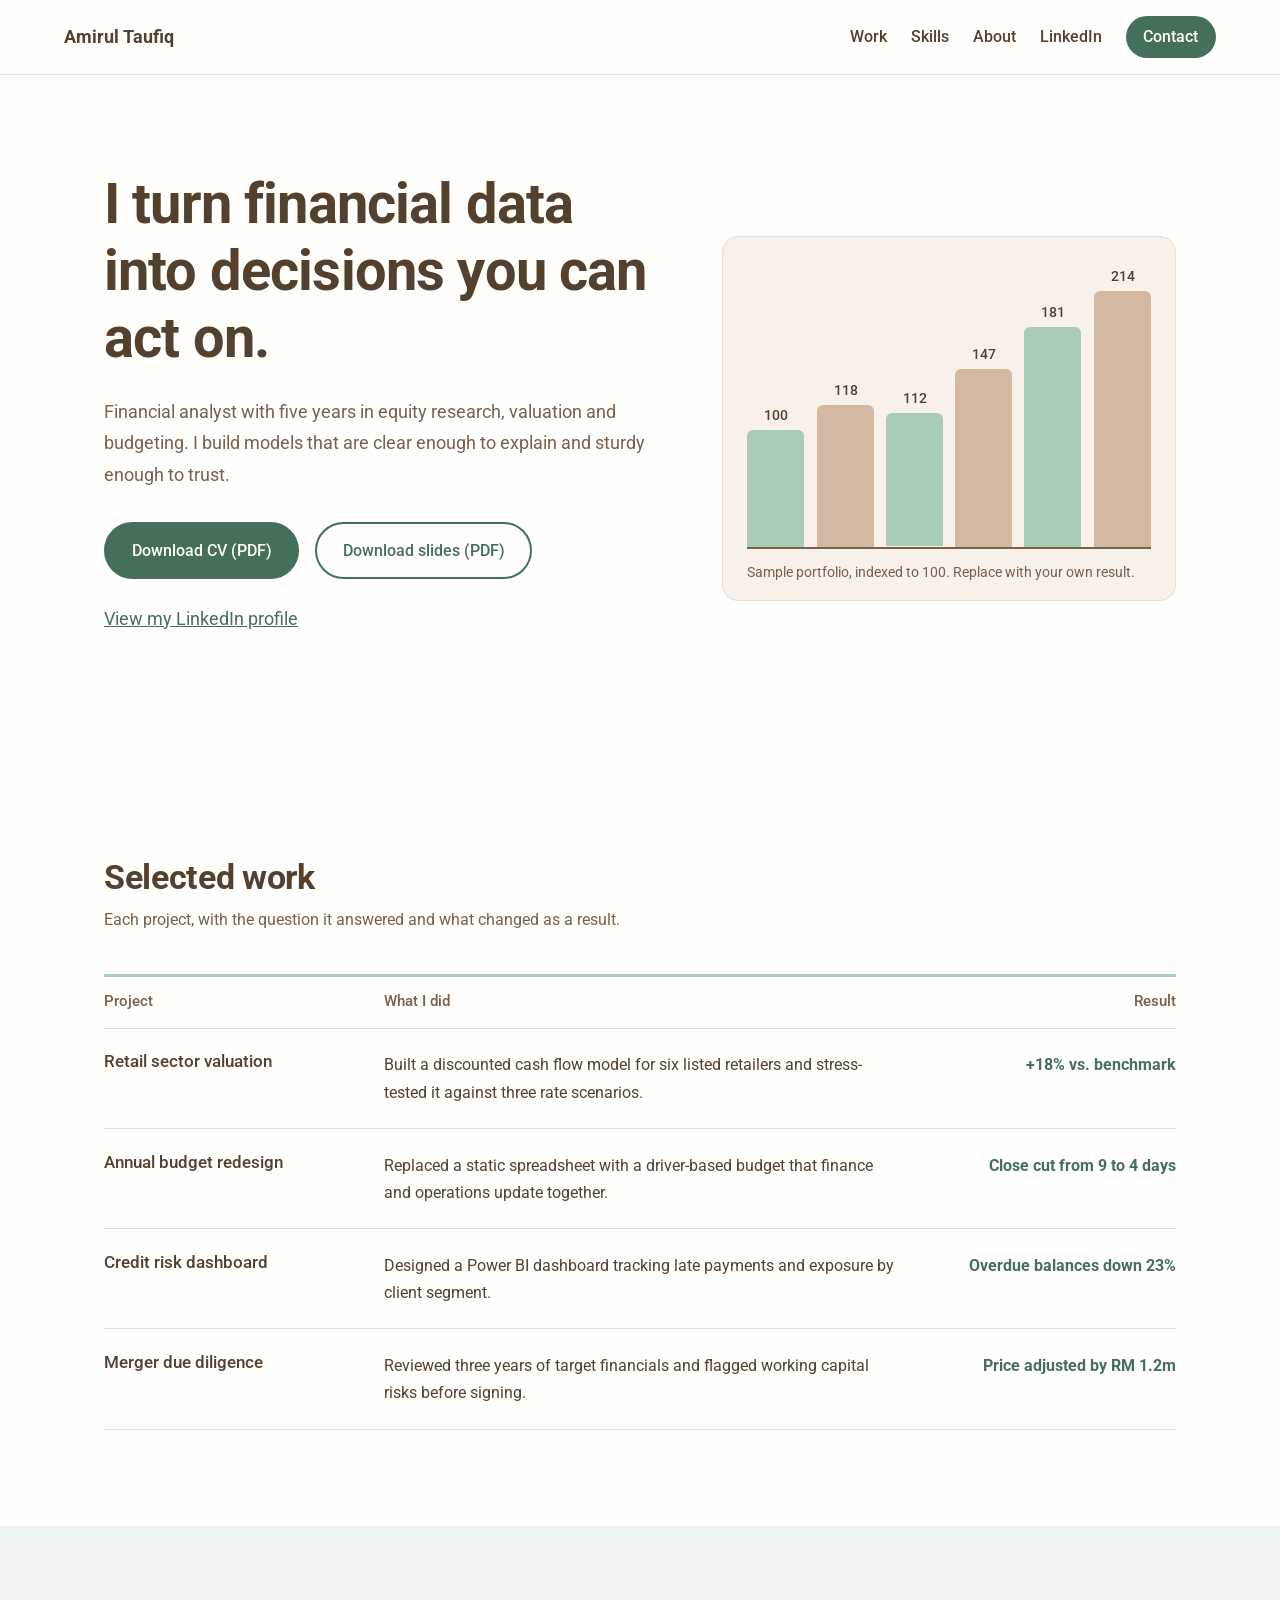
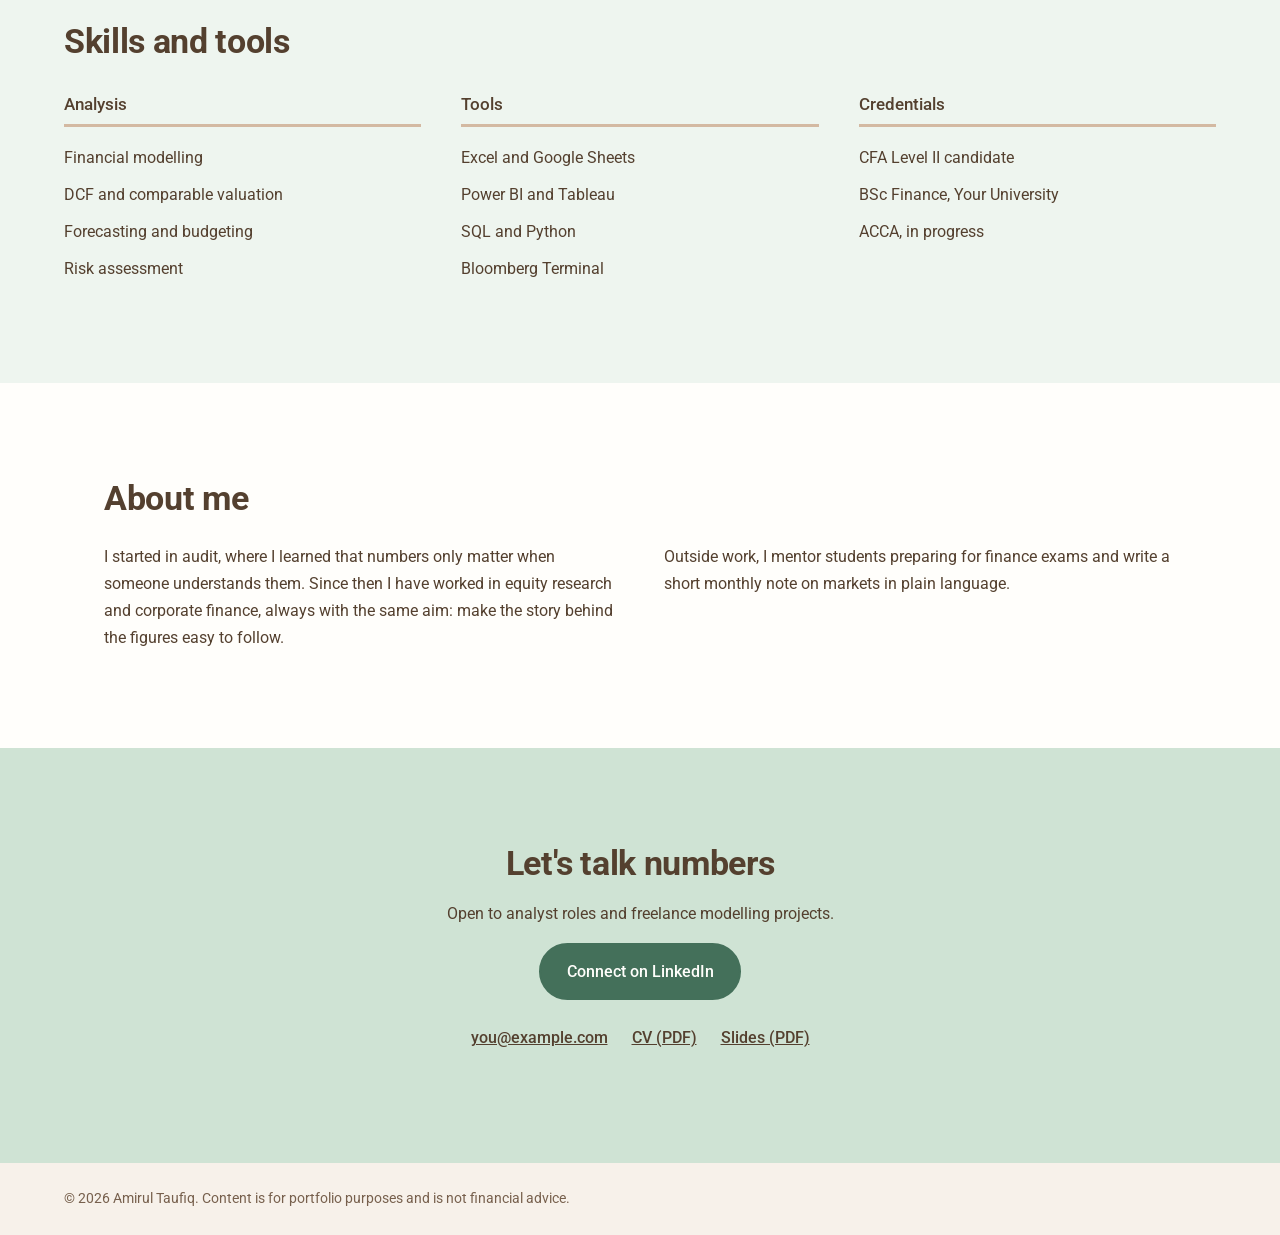
<file: index.html>
<!DOCTYPE html>
<html lang="en">
<head>
  <meta charset="UTF-8">
  <meta name="viewport" content="width=device-width, initial-scale=1">
  <title>Amirul Taufiq | Financial Analyst</title>
  <meta name="description" content="Portfolio of Amirul Taufiq, financial analyst specialising in equity research, valuation and budgeting.">
  <link rel="preconnect" href="https://fonts.googleapis.com">
  <link rel="preconnect" href="https://fonts.gstatic.com" crossorigin>
  <link href="https://fonts.googleapis.com/css2?family=Roboto:wght@400;500;700&display=swap" rel="stylesheet">
  <link rel="stylesheet" href="style.css">
</head>
<body>

<header class="site-header">
  <a class="brand" href="#top">Amirul Taufiq</a>
  <nav aria-label="Main">
    <a href="#work">Work</a>
    <a href="#skills">Skills</a>
    <a href="#about">About</a>
    <a href="https://www.linkedin.com/in/amirultaufiqq/" target="_blank" rel="noopener">LinkedIn</a>
    <a class="btn-small" href="#contact">Contact</a>
  </nav>
</header>

<main id="top">

  <section class="hero">
    <div class="hero-text">
      <h1>I turn financial data into decisions you can act on.</h1>
      <p>Financial analyst with five years in equity research, valuation and budgeting. I build models that are clear enough to explain and sturdy enough to trust.</p>
      <div class="hero-actions">
        <a class="btn" href="cv.pdf" download>Download CV (PDF)</a>
        <a class="btn btn-ghost" href="slides.pdf" download>Download slides (PDF)</a>
      </div>
      <p class="hero-note"><a href="https://www.linkedin.com/in/amirultaufiqq/" target="_blank" rel="noopener">View my LinkedIn profile</a></p>
    </div>

    <figure class="chart" aria-label="Sample chart: portfolio value growing over six years">
      <div class="bars" role="img" aria-label="Bars rising from 100 to 214">
        <span style="--h:42%"><em>100</em></span>
        <span style="--h:51%"><em>118</em></span>
        <span style="--h:48%"><em>112</em></span>
        <span style="--h:64%"><em>147</em></span>
        <span style="--h:79%"><em>181</em></span>
        <span style="--h:92%"><em>214</em></span>
      </div>
      <figcaption>Sample portfolio, indexed to 100. Replace with your own result.</figcaption>
    </figure>
  </section>

  <section id="work" class="section">
    <h2>Selected work</h2>
    <p class="lead">Each project, with the question it answered and what changed as a result.</p>

    <div class="ledger" role="table" aria-label="Selected projects">
      <div class="ledger-row ledger-head" role="row">
        <span role="columnheader">Project</span>
        <span role="columnheader">What I did</span>
        <span role="columnheader">Result</span>
      </div>
      <div class="ledger-row" role="row">
        <h3 role="cell">Retail sector valuation</h3>
        <p role="cell">Built a discounted cash flow model for six listed retailers and stress-tested it against three rate scenarios.</p>
        <p role="cell" class="gain">+18% vs. benchmark</p>
      </div>
      <div class="ledger-row" role="row">
        <h3 role="cell">Annual budget redesign</h3>
        <p role="cell">Replaced a static spreadsheet with a driver-based budget that finance and operations update together.</p>
        <p role="cell" class="gain">Close cut from 9 to 4 days</p>
      </div>
      <div class="ledger-row" role="row">
        <h3 role="cell">Credit risk dashboard</h3>
        <p role="cell">Designed a Power BI dashboard tracking late payments and exposure by client segment.</p>
        <p role="cell" class="gain">Overdue balances down 23%</p>
      </div>
      <div class="ledger-row" role="row">
        <h3 role="cell">Merger due diligence</h3>
        <p role="cell">Reviewed three years of target financials and flagged working capital risks before signing.</p>
        <p role="cell" class="gain">Price adjusted by RM 1.2m</p>
      </div>
    </div>
  </section>

  <section id="skills" class="section band">
    <h2>Skills and tools</h2>
    <div class="skills">
      <div>
        <h3>Analysis</h3>
        <ul><li>Financial modelling</li><li>DCF and comparable valuation</li><li>Forecasting and budgeting</li><li>Risk assessment</li></ul>
      </div>
      <div>
        <h3>Tools</h3>
        <ul><li>Excel and Google Sheets</li><li>Power BI and Tableau</li><li>SQL and Python</li><li>Bloomberg Terminal</li></ul>
      </div>
      <div>
        <h3>Credentials</h3>
        <ul><li>CFA Level II candidate</li><li>BSc Finance, Your University</li><li>ACCA, in progress</li></ul>
      </div>
    </div>
  </section>

  <section id="about" class="section about">
    <h2>About me</h2>
    <div class="about-body">
      <p>I started in audit, where I learned that numbers only matter when someone understands them. Since then I have worked in equity research and corporate finance, always with the same aim: make the story behind the figures easy to follow.</p>
      <p>Outside work, I mentor students preparing for finance exams and write a short monthly note on markets in plain language.</p>
    </div>
  </section>

  <section id="contact" class="section contact">
    <h2>Let's talk numbers</h2>
    <p>Open to analyst roles and freelance modelling projects.</p>
    <a class="btn" href="https://www.linkedin.com/in/amirultaufiqq/" target="_blank" rel="noopener">Connect on LinkedIn</a>
    <p class="links"><a href="mailto:you@example.com">you@example.com</a> <a href="cv.pdf" download>CV (PDF)</a> <a href="slides.pdf" download>Slides (PDF)</a></p>
  </section>

</main>

<footer class="site-footer">
  <p>&copy; 2026 Amirul Taufiq. Content is for portfolio purposes and is not financial advice.</p>
</footer>

</body>
</html>
</file>
<file: style.css>
:root {
  --white: #fffefb;
  --sage: #cfe3d4;
  --sage-soft: #eef5ef;
  --sage-bar: #a8cdb3;
  --sage-deep: #44705a;   /* buttons and links: passes contrast with white text */
  --latte: #e3d3c4;
  --latte-soft: #f7f1ea;
  --latte-bar: #d3b9a2;
  --cocoa: #54402f;       /* main text */
  --cocoa-mid: #77604d;
  --line: #e6ddd3;
  --font: "Roboto", system-ui, -apple-system, "Segoe UI", Arial, sans-serif;
}

*, *::before, *::after { box-sizing: border-box; }
html { scroll-behavior: smooth; }
@media (prefers-reduced-motion: reduce) { html { scroll-behavior: auto; } * { animation: none !important; transition: none !important; } }

body { margin: 0; font-family: var(--font); font-size: 1rem; line-height: 1.7; color: var(--cocoa); background: var(--white); }
h1, h2, h3 { margin: 0; line-height: 1.2; font-weight: 700; }
h1 { font-size: clamp(2.25rem, 5vw, 3.5rem); letter-spacing: -0.015em; }
h2 { font-size: clamp(1.6rem, 3vw, 2.1rem); margin-bottom: 0.5rem; letter-spacing: -0.01em; }
h3 { font-size: 1.05rem; font-weight: 500; }
p { margin: 0 0 1rem; max-width: 64ch; }
a { color: var(--sage-deep); }
:focus-visible { outline: 3px solid var(--sage-deep); outline-offset: 3px; }

.site-header { display: flex; justify-content: space-between; align-items: center; padding: 1rem clamp(1.25rem, 5vw, 4rem); background: var(--white); border-bottom: 1px solid var(--line); position: sticky; top: 0; z-index: 10; }
.brand { font-weight: 700; font-size: 1.15rem; text-decoration: none; color: var(--cocoa); }
nav { display: flex; align-items: center; gap: 1.5rem; }
nav a { text-decoration: none; font-weight: 500; color: var(--cocoa); }
nav a:hover { color: var(--sage-deep); text-decoration: underline; text-underline-offset: 4px; }
nav .btn-small { background: var(--sage-deep); color: var(--white); padding: 0.45rem 1.1rem; border-radius: 999px; }
nav .btn-small:hover { background: var(--cocoa); color: var(--white); text-decoration: none; }

.btn { display: inline-block; padding: 0.8rem 1.6rem; border-radius: 999px; background: var(--sage-deep); color: var(--white); font-weight: 500; text-decoration: none; border: 2px solid var(--sage-deep); transition: background 0.2s, color 0.2s; }
.btn:hover { background: var(--cocoa); border-color: var(--cocoa); }
.btn-ghost { background: transparent; color: var(--sage-deep); }
.btn-ghost:hover { color: var(--white); }

.section { padding: clamp(3.5rem, 8vw, 6rem) clamp(1.25rem, 5vw, 4rem); max-width: 1200px; margin: 0 auto; }
.band { max-width: none; background: var(--sage-soft); }
.band > * { max-width: 1200px; margin-left: auto; margin-right: auto; }
.lead { color: var(--cocoa-mid); margin-bottom: 2.5rem; }

.hero { display: grid; grid-template-columns: 1.1fr 0.9fr; gap: clamp(2rem, 5vw, 4rem); align-items: center; max-width: 1200px; margin: 0 auto; padding: clamp(3rem, 8vw, 6rem) clamp(1.25rem, 5vw, 4rem); }
.hero-text p { font-size: 1.15rem; margin: 1.5rem 0 2rem; color: var(--cocoa-mid); }
.hero-actions { display: flex; flex-wrap: wrap; gap: 1rem; }
.hero-note { margin: 1.25rem 0 0; font-size: 0.95rem; }

.chart { margin: 0; background: var(--latte-soft); border: 1px solid var(--line); border-radius: 16px; padding: 2rem 1.5rem 1rem; }
.bars { display: flex; align-items: flex-end; gap: 0.75rem; height: 280px; border-bottom: 2px solid var(--cocoa-mid); }
.bars span { flex: 1; height: var(--h); background: var(--sage-bar); position: relative; border-radius: 6px 6px 0 0; transform-origin: bottom; animation: grow 0.9s ease-out both; }
.bars span:nth-child(even) { background: var(--latte-bar); }
.bars span:nth-child(2) { animation-delay: 0.08s; } .bars span:nth-child(3) { animation-delay: 0.16s; }
.bars span:nth-child(4) { animation-delay: 0.24s; } .bars span:nth-child(5) { animation-delay: 0.32s; } .bars span:nth-child(6) { animation-delay: 0.4s; }
.bars em { position: absolute; top: -1.6rem; left: 0; right: 0; text-align: center; font-style: normal; font-size: 0.875rem; font-weight: 500; color: var(--cocoa); }
.chart figcaption { font-size: 0.85rem; padding-top: 0.75rem; color: var(--cocoa-mid); }
@keyframes grow { from { transform: scaleY(0); } to { transform: scaleY(1); } }

.ledger { border-top: 3px solid var(--sage-bar); }
.ledger-row { display: grid; grid-template-columns: 1fr 2fr 1fr; gap: 1.5rem; padding: 1.4rem 0; border-bottom: 1px solid var(--line); align-items: start; }
.ledger-row p { margin: 0; }
.ledger-head { padding: 0.8rem 0; font-weight: 500; color: var(--cocoa-mid); font-size: 0.95rem; }
.gain { color: var(--sage-deep); font-weight: 700; text-align: right; }
.ledger-head span:last-child { text-align: right; }

.skills { display: grid; grid-template-columns: repeat(3, 1fr); gap: 2.5rem; margin-top: 2rem; }
.skills h3 { padding-bottom: 0.6rem; margin-bottom: 0.8rem; border-bottom: 3px solid var(--latte-bar); }
.skills ul { list-style: none; margin: 0; padding: 0; }
.skills li { padding: 0.3rem 0; }

.about-body { columns: 2; column-gap: 3rem; margin-top: 1.5rem; }
.about-body p { max-width: none; break-inside: avoid; }

.contact { max-width: none; background: var(--sage); text-align: center; }
.contact h2 { margin-bottom: 1rem; }
.contact p { margin-left: auto; margin-right: auto; }
.contact a:not(.btn) { color: var(--cocoa); font-weight: 500; }
.contact .links { margin-top: 1.5rem; display: flex; flex-wrap: wrap; gap: 1.5rem; justify-content: center; }

.site-footer { padding: 1.5rem clamp(1.25rem, 5vw, 4rem); font-size: 0.875rem; color: var(--cocoa-mid); background: var(--latte-soft); }
.site-footer p { margin: 0; max-width: none; }

@media (max-width: 860px) {
  .hero { grid-template-columns: 1fr; }
  .skills { grid-template-columns: 1fr; gap: 2rem; }
  .about-body { columns: 1; }
  .ledger-head { display: none; }
  .ledger-row { grid-template-columns: 1fr; gap: 0.4rem; }
  .gain { text-align: left; }
  nav a:not(.btn-small) { display: none; }
}
</file>
